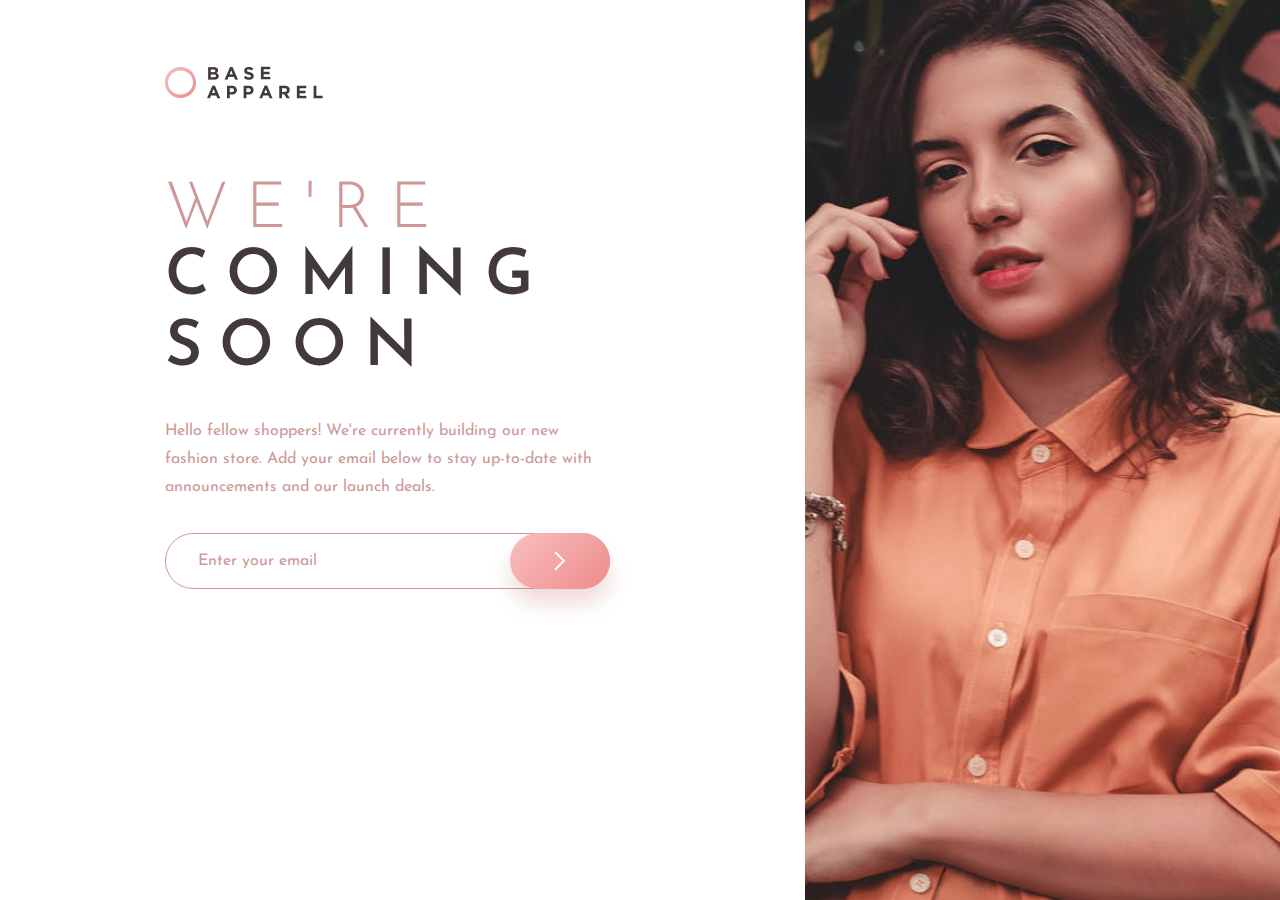
<file: index.html>
<!DOCTYPE html>
<html lang="en">
  <head>
    <meta charset="UTF-8" />
    <meta name="viewport" content="width=device-width, initial-scale=1.0" />
    <title>Document</title>
    <link rel="stylesheet" href="reset.css" />
    <link rel="stylesheet" href="style.css" />
  </head>
  <body>
    <div class="container">
      <div class="item-one">
        <div class="baseapparel">
          <img src="./icon-1.png" alt="icon-1" />
        </div>

        <!-- New Girl -->
        <div class="newgirl">
          <img src="./girl.jpg" alt="girl" />
        </div>

        <!-- Coming -->
        <div class="coming">
          <h1>
            WE'RE <br />
            <span
              >COMING <br />
              SOON
            </span>
          </h1>
          <p>
            Hello fellow shoppers! We're currently building our new fashion
            store. Add your email below to stay up-to-date with announcements
            and our launch deals.
          </p>

          <!-- Input -->
          <div class="email">
            <input type="email" placeholder="Enter your email" />
            <div class="input-submit">
              <svg
                width="12"
                height="20"
                viewBox="0 0 12 20"
                fill="none"
                xmlns="http://www.w3.org/2000/svg"
              >
                <path
                  id="Path"
                  d="M1 1L9.83566 9.83566L1 18.6713"
                  stroke="white"
                  stroke-width="2"
                />
              </svg>
            </div>
          </div>
        </div>

        <!-- <div class="birlesabla">
          <div class="baseapparel">
            <img src="./icon-1.png" alt="icon-1" />
          </div>

          
          <div class="newgirl">
            <img src="./girl.jpg" alt="girl" />
          </div>
          
       
          <div class="coming">
            <h1>WE'RE <span>COMING SOON </span></h1>
            <p>Hello fellow shoppers! We're currently building our new fashion store. Add your email below to stay up-to-date with announcements and our launch deals.</p>

        
            <div class="email">
              <input type="email" placeholder="Enter your email" />
              <img src="./icon-2.png" alt="icon-2" />
            </div>
          </div>
        </div> -->
      </div>
      <div class="item-two">
        <img src="./girl.jpg" alt="girl" />
      </div>
    </div>
  </body>
</html>
</file>
<file: style.css>
@import url("https://fonts.googleapis.com/css2?family=Josefin+Sans:ital,wght@0,100..700;1,100..700&display=swap");

body {
  height: 100vh;
  overflow: hidden;
  margin: 0;
  font-family: "Josefin Sans", sans-serif;
}

.container {
  display: flex;
  height: 100%;
  width: 100%;
}

.item-one {
  flex: 1;
  padding: 65px 165px 160px;
  display: flex;
  flex-direction: column;
  gap: 80px;
}

.newgirl {
  display: none;
}

.coming {
  display: flex;
  flex-direction: column;
  gap: 32px;
}

.coming h1 {
  font-weight: 300;
  font-size: 64px;
  line-height: 64px;
  letter-spacing: 17.3206px;
  color: #ce9898;
}

.coming h1 span {
  font-weight: 600;
  font-size: 64px;
  line-height: 71px;
  letter-spacing: 17.3206px;
  color: #423a3a;
}

.coming p {
  font-weight: 400;
  font-size: 16px;
  line-height: 28px;
  color: #ce9898;
  max-width: 445px;
}

.coming .email {
  position: relative;
  max-width: 445px;
}

.coming .email input {
  width: 100%;
  height: 56px;
  border: 1px solid #ce9898;
  border-radius: 28px;
  font-size: 16px;
  color: #ce9898;
  line-height: 28px;
  padding-inline: 32px;
  color: #ce9898;
}

input[type="email" i] {
  padding-block: 0px;
}

input::placeholder {
  color: #ce9898;
  font-size: 16px;
}

input:focus {
  outline: none;
}

.coming .email .input-submit {
  position: absolute;
  width: 100px;
  height: 56px;
  right: 0;
  top: 0;
  display: grid;
  place-items: center;
  background: linear-gradient(135deg, #f8bfbf 0%, #ee8b8b 100%);
  box-shadow: 0px 15px 20px rgba(198, 110, 110, 0.247569);
  border-radius: 28px;
  cursor: pointer;
}

.coming .email .input-submit:hover {
  box-shadow: -46px -28px 40px -3px rgba(0, 0, 0, 0.1);
}

.item-two {
  flex: 1;
  width: 100%;
  height: 100%;
  background-color: gray;
}

.item-two img {
  object-fit: cover;
  width: 100%;
  height: 100%;
}

/* Responsive */

@media all and (max-width: 1000px) {
  body {
    overflow: auto;
  }

  .item-one {
    padding: 30px 0px 0px 0px;
    gap: 32px;
  }

  .item-one .baseapparel {
    padding-left: 32px;
  }

  .item-two {
    display: none;
  }

  .newgirl {
    display: block;
    position: relative;
    padding-top: 60%;
    height: 250px;
    width: 100%;
    overflow: hidden;
    margin: 0 auto;
  }

  .newgirl img {
    position: absolute;
    inset: 0;
    object-fit: cover;
    margin: 0 auto;
  }

  .coming {
    padding: 32px;
    text-align: center;
  }
}
</file>
